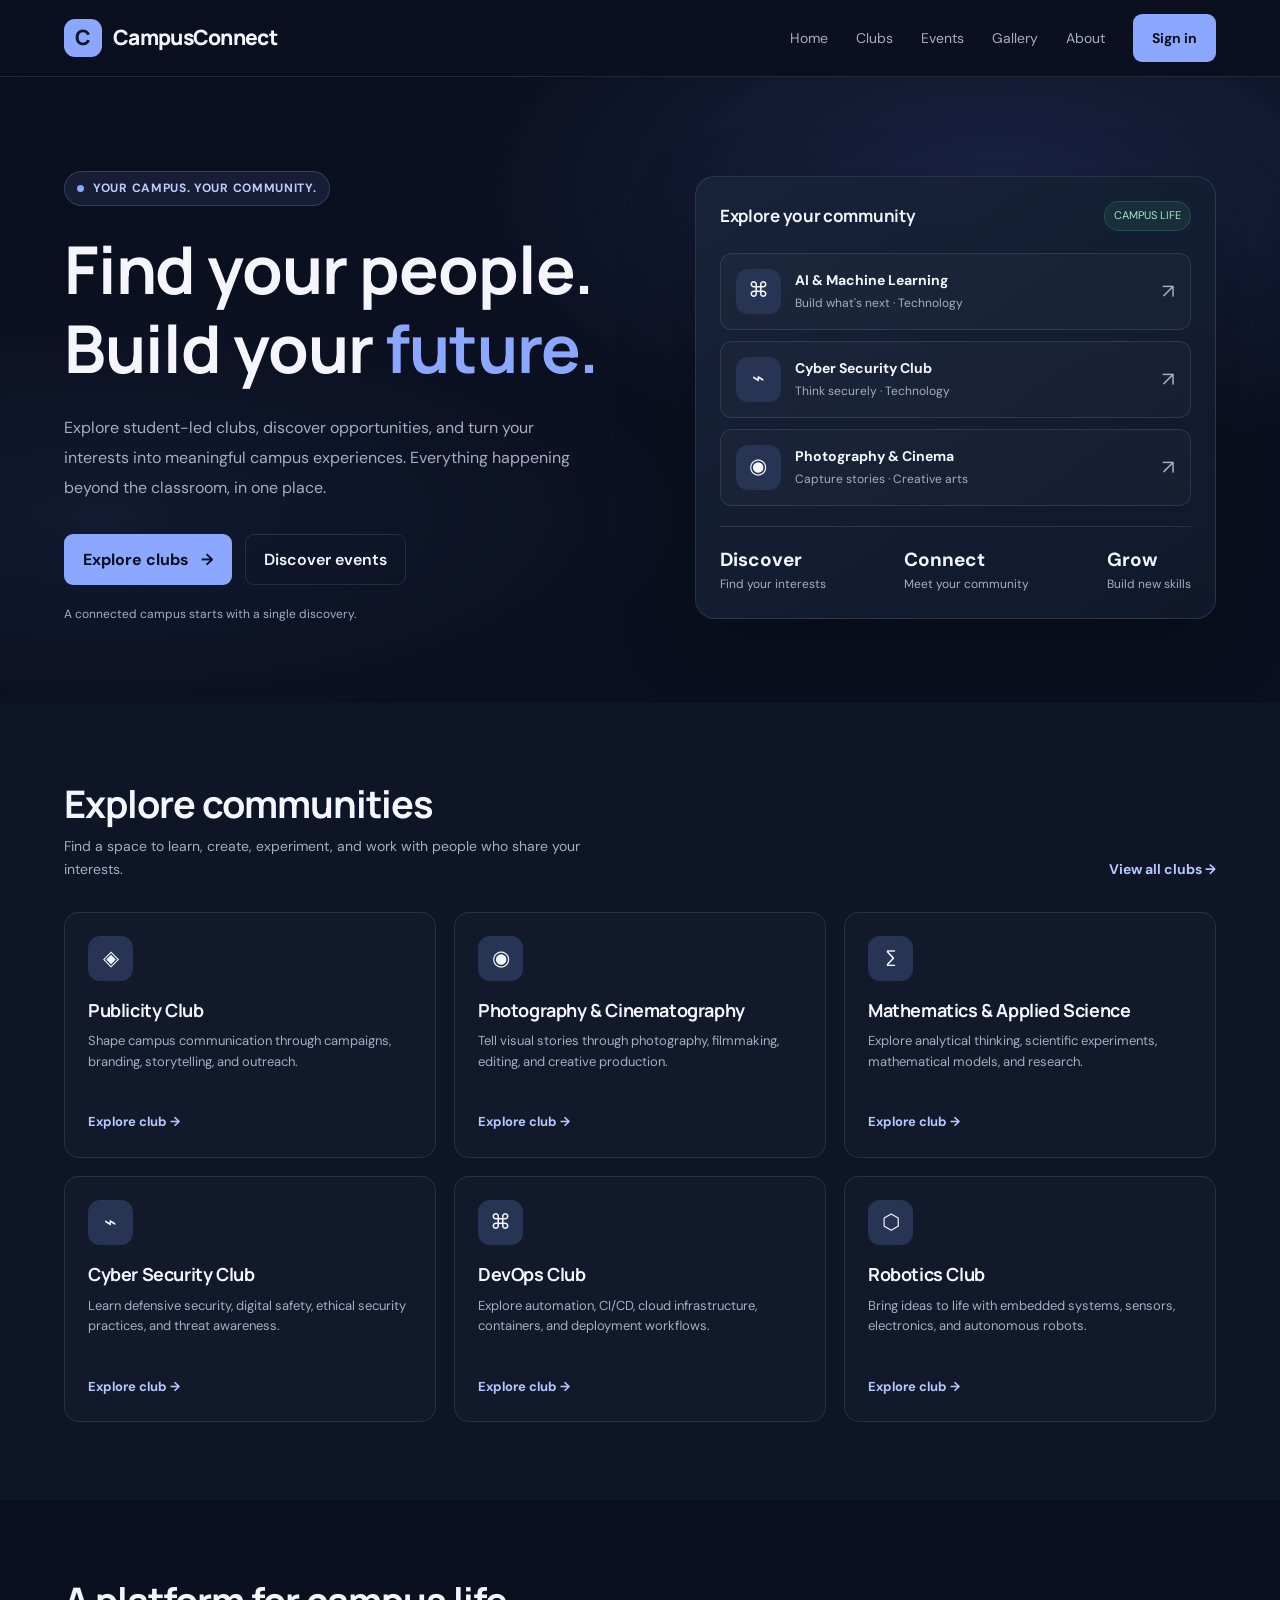
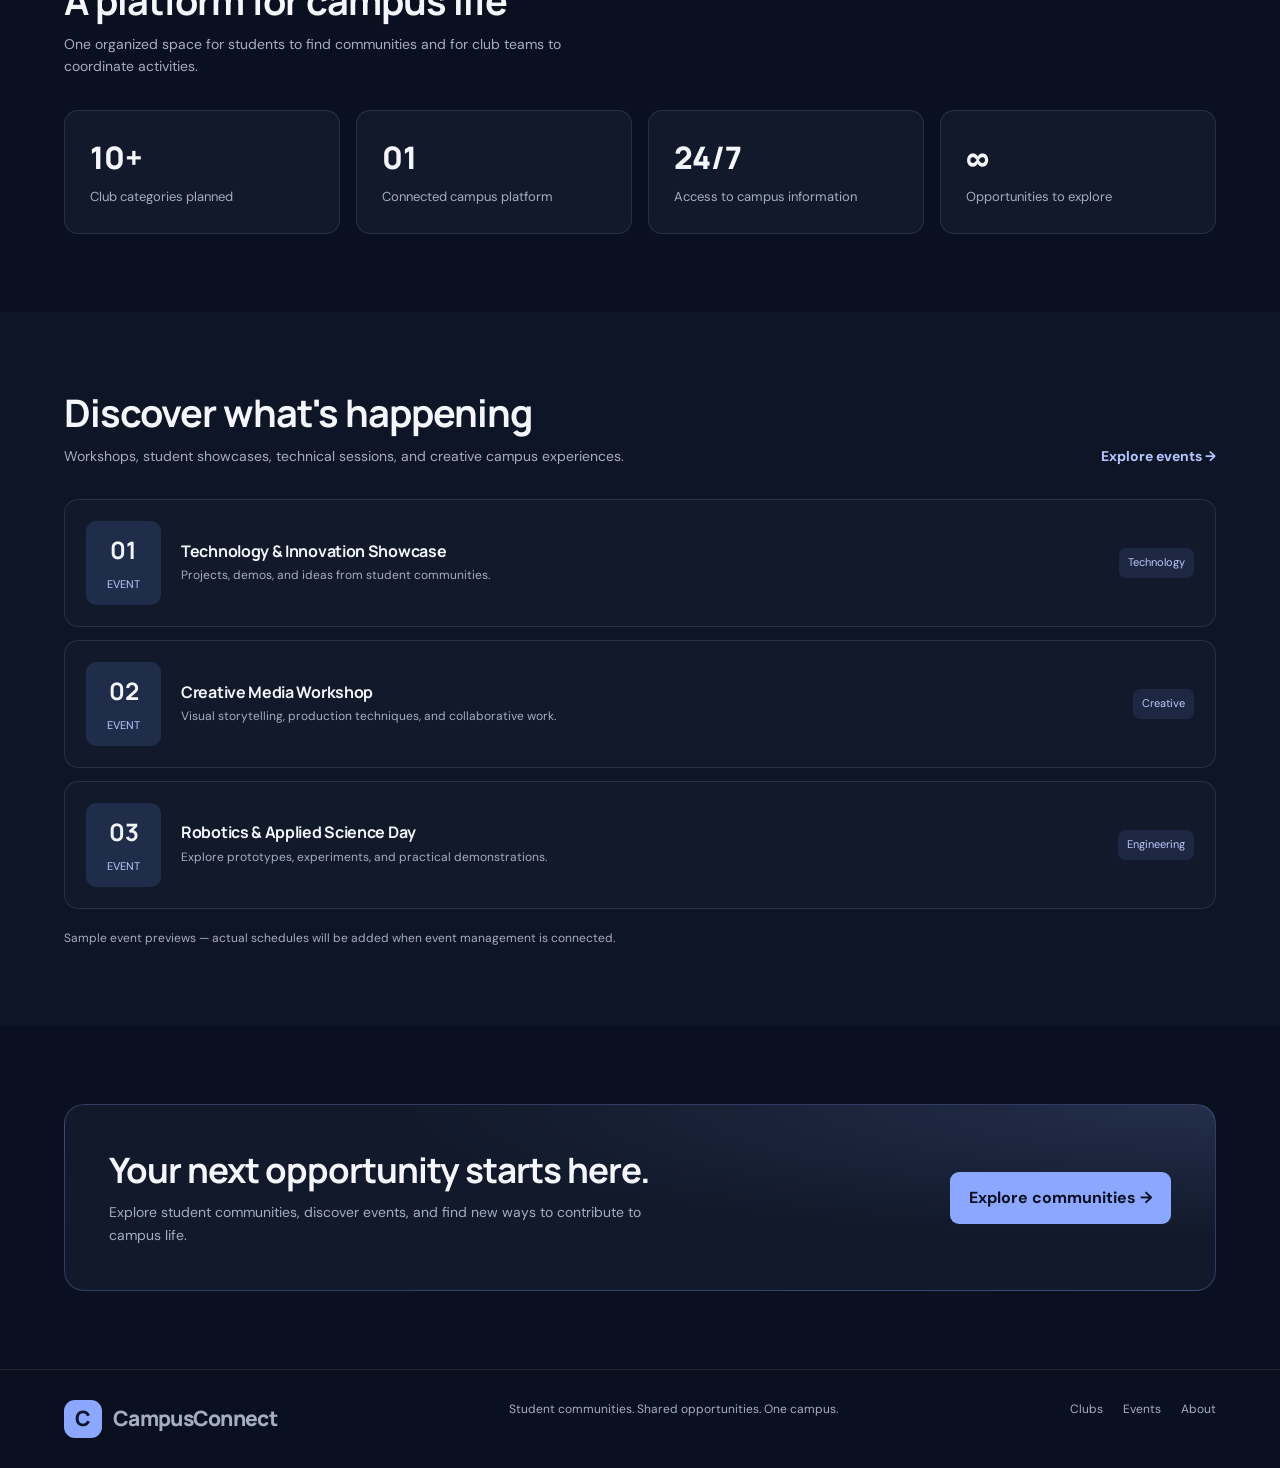
<file: frontend/index.html>
<!DOCTYPE html>
<html lang="en">
<head>
  <meta charset="UTF-8">
  <meta name="viewport" content="width=device-width, initial-scale=1.0">
  <meta name="description" content="CampusConnect — Discover clubs, connect with students, and explore campus life.">
  <meta name="theme-color" content="#0b1020">
  <title>CampusConnect | Discover Your Community</title>

  <link rel="preconnect" href="https://fonts.googleapis.com">
  <link rel="preconnect" href="https://fonts.gstatic.com" crossorigin>
  <link href="https://fonts.googleapis.com/css2?family=DM+Sans:wght@400;500;600;700&family=Manrope:wght@400;500;600;700;800&display=swap" rel="stylesheet">

  <link rel="stylesheet" href="css/style.css">
  <script src="js/script.js" defer></script>
</head>
<body>

  <header class="navbar">
    <div class="container nav-inner">
      <a class="brand" href="index.html">
        <span class="brand-mark">C</span>
        <span>CampusConnect</span>
      </a>

      <button class="menu-toggle" id="menuToggle" aria-label="Toggle navigation" aria-expanded="false">☰</button>

      <nav class="nav-links" id="navLinks">
        <a href="index.html">Home</a>
        <a href="clubs.html">Clubs</a>
        <a href="events.html">Events</a>
        <a href="gallery.html">Gallery</a>
        <a href="about.html">About</a>
        <a class="nav-cta" href="login.html">Sign in</a>
      </nav>
    </div>
  </header>

  <main>
    <section class="hero" id="home">
      <div class="container hero-grid">
        <div>
          <span class="eyebrow"><span class="eyebrow-dot"></span> Your campus. Your community.</span>
          <h1>Find your people.<br>Build your <span class="gradient-text">future.</span></h1>
          <p class="hero-copy">
            Explore student-led clubs, discover opportunities, and turn your interests into meaningful campus experiences. Everything happening beyond the classroom, in one place.
          </p>
          <div class="hero-actions">
            <a class="button-primary" href="clubs.html">Explore clubs &nbsp; →</a>
            <a class="button-secondary" href="events.html">Discover events</a>
          </div>
          <p class="hero-note">A connected campus starts with a single discovery.</p>
        </div>

        <div class="feature-panel">
          <div class="panel-top">
            <h3>Explore your community</h3>
            <span class="live-label">CAMPUS LIFE</span>
          </div>

          <a class="club-preview" href="clubs.html#ai-ml">
            <span class="club-icon">⌘</span>
            <span><h4>AI &amp; Machine Learning</h4><p>Build what's next · Technology</p></span>
            <span class="club-arrow">↗</span>
          </a>

          <a class="club-preview" href="clubs.html#cyber-security">
            <span class="club-icon">⌁</span>
            <span><h4>Cyber Security Club</h4><p>Think securely · Technology</p></span>
            <span class="club-arrow">↗</span>
          </a>

          <a class="club-preview" href="clubs.html#photography">
            <span class="club-icon">◉</span>
            <span><h4>Photography &amp; Cinema</h4><p>Capture stories · Creative arts</p></span>
            <span class="club-arrow">↗</span>
          </a>

          <div class="panel-bottom">
            <div><strong>Discover</strong>Find your interests</div>
            <div><strong>Connect</strong>Meet your community</div>
            <div><strong>Grow</strong>Build new skills</div>
          </div>
        </div>
      </div>
    </section>

    <section class="section section-muted">
      <div class="container">
        <div class="section-heading">
          <div>
            <h2>Explore communities</h2>
            <p>Find a space to learn, create, experiment, and work with people who share your interests.</p>
          </div>
          <a class="text-link" href="clubs.html">View all clubs →</a>
        </div>

        <div class="club-grid">
          <article class="club-card">
            <div class="club-icon">◈</div>
            <h3>Publicity Club</h3>
            <p>Shape campus communication through campaigns, branding, storytelling, and outreach.</p>
            <a class="card-link" href="clubs.html#publicity">Explore club →</a>
          </article>

          <article class="club-card">
            <div class="club-icon">◉</div>
            <h3>Photography &amp; Cinematography</h3>
            <p>Tell visual stories through photography, filmmaking, editing, and creative production.</p>
            <a class="card-link" href="clubs.html#photography">Explore club →</a>
          </article>

          <article class="club-card">
            <div class="club-icon">∑</div>
            <h3>Mathematics &amp; Applied Science</h3>
            <p>Explore analytical thinking, scientific experiments, mathematical models, and research.</p>
            <a class="card-link" href="clubs.html#maths-science">Explore club →</a>
          </article>

          <article class="club-card">
            <div class="club-icon">⌁</div>
            <h3>Cyber Security Club</h3>
            <p>Learn defensive security, digital safety, ethical security practices, and threat awareness.</p>
            <a class="card-link" href="clubs.html#cyber-security">Explore club →</a>
          </article>

          <article class="club-card">
            <div class="club-icon">⌘</div>
            <h3>DevOps Club</h3>
            <p>Explore automation, CI/CD, cloud infrastructure, containers, and deployment workflows.</p>
            <a class="card-link" href="clubs.html#devops">Explore club →</a>
          </article>

          <article class="club-card">
            <div class="club-icon">⬡</div>
            <h3>Robotics Club</h3>
            <p>Bring ideas to life with embedded systems, sensors, electronics, and autonomous robots.</p>
            <a class="card-link" href="clubs.html#robotics">Explore club →</a>
          </article>
        </div>
      </div>
    </section>

    <section class="section">
      <div class="container">
        <div class="section-heading">
          <div>
            <h2>A platform for campus life</h2>
            <p>One organized space for students to find communities and for club teams to coordinate activities.</p>
          </div>
        </div>

        <div class="stats-grid">
          <div class="stat-card"><strong>10+</strong><span>Club categories planned</span></div>
          <div class="stat-card"><strong>01</strong><span>Connected campus platform</span></div>
          <div class="stat-card"><strong>24/7</strong><span>Access to campus information</span></div>
          <div class="stat-card"><strong>∞</strong><span>Opportunities to explore</span></div>
        </div>
      </div>
    </section>

    <section class="section section-muted">
      <div class="container">
        <div class="section-heading">
          <div>
            <h2>Discover what's happening</h2>
            <p>Workshops, student showcases, technical sessions, and creative campus experiences.</p>
          </div>
          <a class="text-link" href="events.html">Explore events →</a>
        </div>

        <div class="event-card">
          <div class="event-date"><strong>01</strong><span>Event</span></div>
          <div class="event-info">
            <h3>Technology &amp; Innovation Showcase</h3>
            <p>Projects, demos, and ideas from student communities.</p>
          </div>
          <span class="event-tag">Technology</span>
        </div>

        <div class="event-card">
          <div class="event-date"><strong>02</strong><span>Event</span></div>
          <div class="event-info">
            <h3>Creative Media Workshop</h3>
            <p>Visual storytelling, production techniques, and collaborative work.</p>
          </div>
          <span class="event-tag">Creative</span>
        </div>

        <div class="event-card">
          <div class="event-date"><strong>03</strong><span>Event</span></div>
          <div class="event-info">
            <h3>Robotics &amp; Applied Science Day</h3>
            <p>Explore prototypes, experiments, and practical demonstrations.</p>
          </div>
          <span class="event-tag">Engineering</span>
        </div>

        <p class="hero-note">Sample event previews — actual schedules will be added when event management is connected.</p>
      </div>
    </section>

    <section class="section">
      <div class="container">
        <div class="cta">
          <div>
            <h2>Your next opportunity starts here.</h2>
            <p>Explore student communities, discover events, and find new ways to contribute to campus life.</p>
          </div>
          <a class="button-primary" href="clubs.html">Explore communities →</a>
        </div>
      </div>
    </section>
  </main>

  <footer>
    <div class="container footer-inner">
      <a class="brand" href="index.html"><span class="brand-mark">C</span><span>CampusConnect</span></a>
      <span>Student communities. Shared opportunities. One campus.</span>
      <div class="footer-links">
        <a href="clubs.html">Clubs</a>
        <a href="events.html">Events</a>
        <a href="about.html">About</a>
      </div>
    </div>
  </footer>

</body>
</html>
</file>
<file: frontend/css/style.css>
:root {
  --bg: #0b1020;
  --surface: #11192b;
  --surface-light: #18233a;
  --text: #f4f6fc;
  --muted: #a4aec2;
  --accent: #8ba7ff;
  --border: rgba(255, 255, 255, .10);
}

* {
  box-sizing: border-box;
  margin: 0;
  padding: 0;
}

html {
  scroll-behavior: smooth;
}

body {
  background: var(--bg);
  color: var(--text);
  font-family: "DM Sans", sans-serif;
  line-height: 1.6;
}

a {
  color: inherit;
  text-decoration: none;
}

button {
  font: inherit;
  cursor: pointer;
}

.container {
  width: min(1160px, 90%);
  margin: auto;
}

.navbar {
  position: sticky;
  top: 0;
  z-index: 10;
  background: rgba(11, 16, 32, .94);
  backdrop-filter: blur(16px);
  border-bottom: 1px solid var(--border);
}

.nav-inner {
  min-height: 76px;
  display: flex;
  align-items: center;
  justify-content: space-between;
  gap: 20px;
}

.brand {
  display: flex;
  align-items: center;
  gap: 11px;
  font-family: "Manrope", sans-serif;
  font-size: 21px;
  font-weight: 800;
  letter-spacing: -.7px;
}

.brand-mark {
  width: 38px;
  height: 38px;
  display: grid;
  place-items: center;
  border-radius: 11px;
  background: var(--accent);
  color: #10172b;
  font-weight: 800;
}

.nav-links {
  display: flex;
  align-items: center;
  gap: 28px;
  color: var(--muted);
  font-size: 14px;
}

.nav-links a:hover {
  color: white;
}

.nav-cta,
.button-primary {
  display: inline-flex;
  align-items: center;
  justify-content: center;
  background: var(--accent);
  color: #0b1020;
  font-weight: 700;
  padding: 12px 18px;
  border-radius: 9px;
  border: 1px solid transparent;
}

.hero {
  padding: 94px 0 78px;
  overflow: hidden;
  background:
    radial-gradient(ellipse at 78% 18%, rgba(85, 112, 211, .20), transparent 38%),
    radial-gradient(ellipse at 8% 70%, rgba(54, 91, 150, .13), transparent 35%);
}

.hero-grid {
  display: grid;
  grid-template-columns: 1.05fr .95fr;
  align-items: center;
  gap: 55px;
}

.eyebrow {
  display: inline-flex;
  align-items: center;
  gap: 9px;
  color: #bdcbff;
  background: rgba(139, 167, 255, .09);
  border: 1px solid rgba(139, 167, 255, .23);
  border-radius: 50px;
  padding: 7px 12px;
  font-size: 12px;
  font-weight: 700;
  letter-spacing: .7px;
  text-transform: uppercase;
}

.eyebrow-dot {
  width: 7px;
  height: 7px;
  border-radius: 50%;
  background: #8ba7ff;
}

h1,
h2,
h3 {
  font-family: "Manrope", sans-serif;
  line-height: 1.2;
  letter-spacing: -1px;
}

h1 {
  font-size: clamp(40px, 5.5vw, 66px);
  margin: 24px 0;
}

.gradient-text {
  color: var(--accent);
}

.hero-copy {
  max-width: 520px;
  color: var(--muted);
  font-size: 16px;
  line-height: 1.9;
}

.hero-actions {
  display: flex;
  flex-wrap: wrap;
  gap: 13px;
  margin-top: 30px;
}

.button-secondary {
  display: inline-flex;
  align-items: center;
  justify-content: center;
  border: 1px solid var(--border);
  border-radius: 9px;
  padding: 12px 18px;
  color: var(--text);
  font-weight: 600;
}

.button-secondary:hover {
  background: var(--surface-light);
}

.hero-note {
  color: var(--muted);
  font-size: 12px;
  margin-top: 20px;
}

.feature-panel {
  position: relative;
  border: 1px solid var(--border);
  border-radius: 20px;
  padding: 24px;
  background: linear-gradient(145deg, rgba(24, 35, 58, .96), rgba(17, 25, 43, .96));
  box-shadow: 0 30px 80px rgba(0, 0, 0, .24);
}

.panel-top {
  display: flex;
  justify-content: space-between;
  align-items: center;
  margin-bottom: 22px;
  gap: 10px;
}

.panel-top h3 {
  font-size: 17px;
  letter-spacing: -.3px;
}

.live-label {
  font-size: 11px;
  color: #a8e6ca;
  background: rgba(74, 190, 137, .10);
  border: 1px solid rgba(74, 190, 137, .22);
  border-radius: 20px;
  padding: 5px 9px;
}

.club-preview {
  display: flex;
  align-items: center;
  gap: 14px;
  border: 1px solid var(--border);
  background: rgba(255, 255, 255, .025);
  padding: 15px;
  border-radius: 12px;
  margin-top: 11px;
}

.club-icon {
  width: 45px;
  height: 45px;
  flex-shrink: 0;
  display: grid;
  place-items: center;
  border-radius: 12px;
  font-size: 21px;
  background: #273453;
}

.club-preview h4 {
  font-size: 14px;
  margin-bottom: 3px;
}

.club-preview p {
  color: var(--muted);
  font-size: 12px;
}

.club-arrow {
  margin-left: auto;
  color: var(--muted);
  font-size: 20px;
}

.panel-bottom {
  display: flex;
  justify-content: space-between;
  gap: 15px;
  border-top: 1px solid var(--border);
  padding-top: 18px;
  margin-top: 20px;
  color: var(--muted);
  font-size: 12px;
}

.panel-bottom strong {
  display: block;
  color: var(--text);
  font-size: 19px;
}

.section {
  padding: 78px 0;
}

.section-muted {
  background: #0e1526;
}

.section-heading {
  display: flex;
  align-items: end;
  justify-content: space-between;
  gap: 20px;
  margin-bottom: 32px;
}

.section-heading h2 {
  font-size: clamp(27px, 4vw, 38px);
  margin-bottom: 9px;
}

.section-heading p {
  color: var(--muted);
  max-width: 560px;
  font-size: 14px;
}

.text-link {
  color: #b6c7ff;
  font-weight: 700;
  font-size: 14px;
}

.club-grid {
  display: grid;
  grid-template-columns: repeat(3, 1fr);
  gap: 18px;
}

.club-card {
  background: var(--surface);
  border: 1px solid var(--border);
  border-radius: 15px;
  padding: 23px;
  transition: transform .2s, border-color .2s;
}

.club-card:hover {
  transform: translateY(-4px);
  border-color: rgba(139, 167, 255, .5);
}

.club-card .club-icon {
  margin-bottom: 19px;
}

.club-card h3 {
  font-size: 18px;
  letter-spacing: -.4px;
  margin-bottom: 10px;
}

.club-card p {
  color: var(--muted);
  font-size: 13px;
  min-height: 63px;
}

.card-link {
  display: inline-block;
  margin-top: 18px;
  color: #b6c7ff;
  font-size: 13px;
  font-weight: 700;
}

.stats-grid {
  display: grid;
  grid-template-columns: repeat(4, 1fr);
  gap: 16px;
}

.stat-card {
  border: 1px solid var(--border);
  border-radius: 14px;
  padding: 25px;
  background: var(--surface);
}

.stat-card strong {
  display: block;
  font: 800 31px "Manrope", sans-serif;
  margin-bottom: 5px;
}

.stat-card span {
  color: var(--muted);
  font-size: 13px;
}

.event-card {
  display: grid;
  grid-template-columns: 75px 1fr auto;
  align-items: center;
  gap: 20px;
  padding: 21px;
  border: 1px solid var(--border);
  border-radius: 14px;
  background: var(--surface);
  margin-top: 13px;
}

.event-date {
  text-align: center;
  background: #202d4a;
  border-radius: 10px;
  padding: 10px 5px;
}

.event-date strong {
  display: block;
  font-size: 24px;
  font-family: "Manrope", sans-serif;
}

.event-date span {
  color: #bdcbff;
  font-size: 11px;
  text-transform: uppercase;
}

.event-info h3 {
  font-size: 16px;
  letter-spacing: -.3px;
  margin-bottom: 5px;
}

.event-info p {
  color: var(--muted);
  font-size: 12px;
}

.event-tag {
  font-size: 11px;
  padding: 6px 9px;
  border-radius: 7px;
  background: rgba(139, 167, 255, .10);
  color: #bdcbff;
  white-space: nowrap;
}

.cta {
  padding: 44px;
  border: 1px solid rgba(139, 167, 255, .25);
  border-radius: 20px;
  background: radial-gradient(ellipse at top right, rgba(139, 167, 255, .15), transparent 50%), var(--surface);
  display: flex;
  align-items: center;
  justify-content: space-between;
  gap: 25px;
}

.cta h2 {
  font-size: clamp(25px, 4vw, 35px);
  margin-bottom: 10px;
}

.cta p {
  color: var(--muted);
  font-size: 14px;
  max-width: 560px;
}

footer {
  border-top: 1px solid var(--border);
  padding: 30px 0;
  color: var(--muted);
  font-size: 12px;
}

.footer-inner {
  display: flex;
  justify-content: space-between;
  gap: 20px;
  flex-wrap: wrap;
}

.footer-links {
  display: flex;
  gap: 20px;
}

.menu-toggle {
  display: none;
  border: 1px solid var(--border);
  color: var(--text);
  background: var(--surface);
  border-radius: 8px;
  padding: 8px 11px;
}

@media (max-width: 850px) {
  .hero-grid {
    grid-template-columns: 1fr;
    gap: 40px;
  }

  .hero {
    padding-top: 65px;
  }

  .club-grid {
    grid-template-columns: repeat(2, 1fr);
  }

  .stats-grid {
    grid-template-columns: repeat(2, 1fr);
  }

  .nav-links {
    gap: 15px;
  }
}

@media (max-width: 600px) {
  .nav-inner {
    min-height: 68px;
    flex-wrap: wrap;
    padding: 12px 0;
  }

  .brand {
    font-size: 19px;
  }

  .menu-toggle {
    display: block;
  }

  .nav-links {
    display: none;
    width: 100%;
    flex-direction: column;
    align-items: stretch;
    gap: 0;
    padding: 8px 0;
  }

  .nav-links.open {
    display: flex;
  }

  .nav-links a {
    padding: 10px 4px;
  }

  .nav-cta {
    text-align: center;
  }

  .hero {
    padding: 54px 0;
  }

  .section {
    padding: 55px 0;
  }

  .club-grid {
    grid-template-columns: 1fr;
  }

  .section-heading {
    align-items: start;
    flex-direction: column;
  }

  .event-card {
    grid-template-columns: 60px 1fr;
    gap: 13px;
  }

  .event-tag {
    grid-column: 2;
    justify-self: start;
  }

  .cta {
    padding: 28px;
    align-items: start;
    flex-direction: column;
  }

  .stats-grid {
    gap: 10px;
  }

  .stat-card {
    padding: 17px;
  }

  .stat-card strong {
    font-size: 25px;
  }

  .feature-panel {
    padding: 17px;
  }
}
</file>
